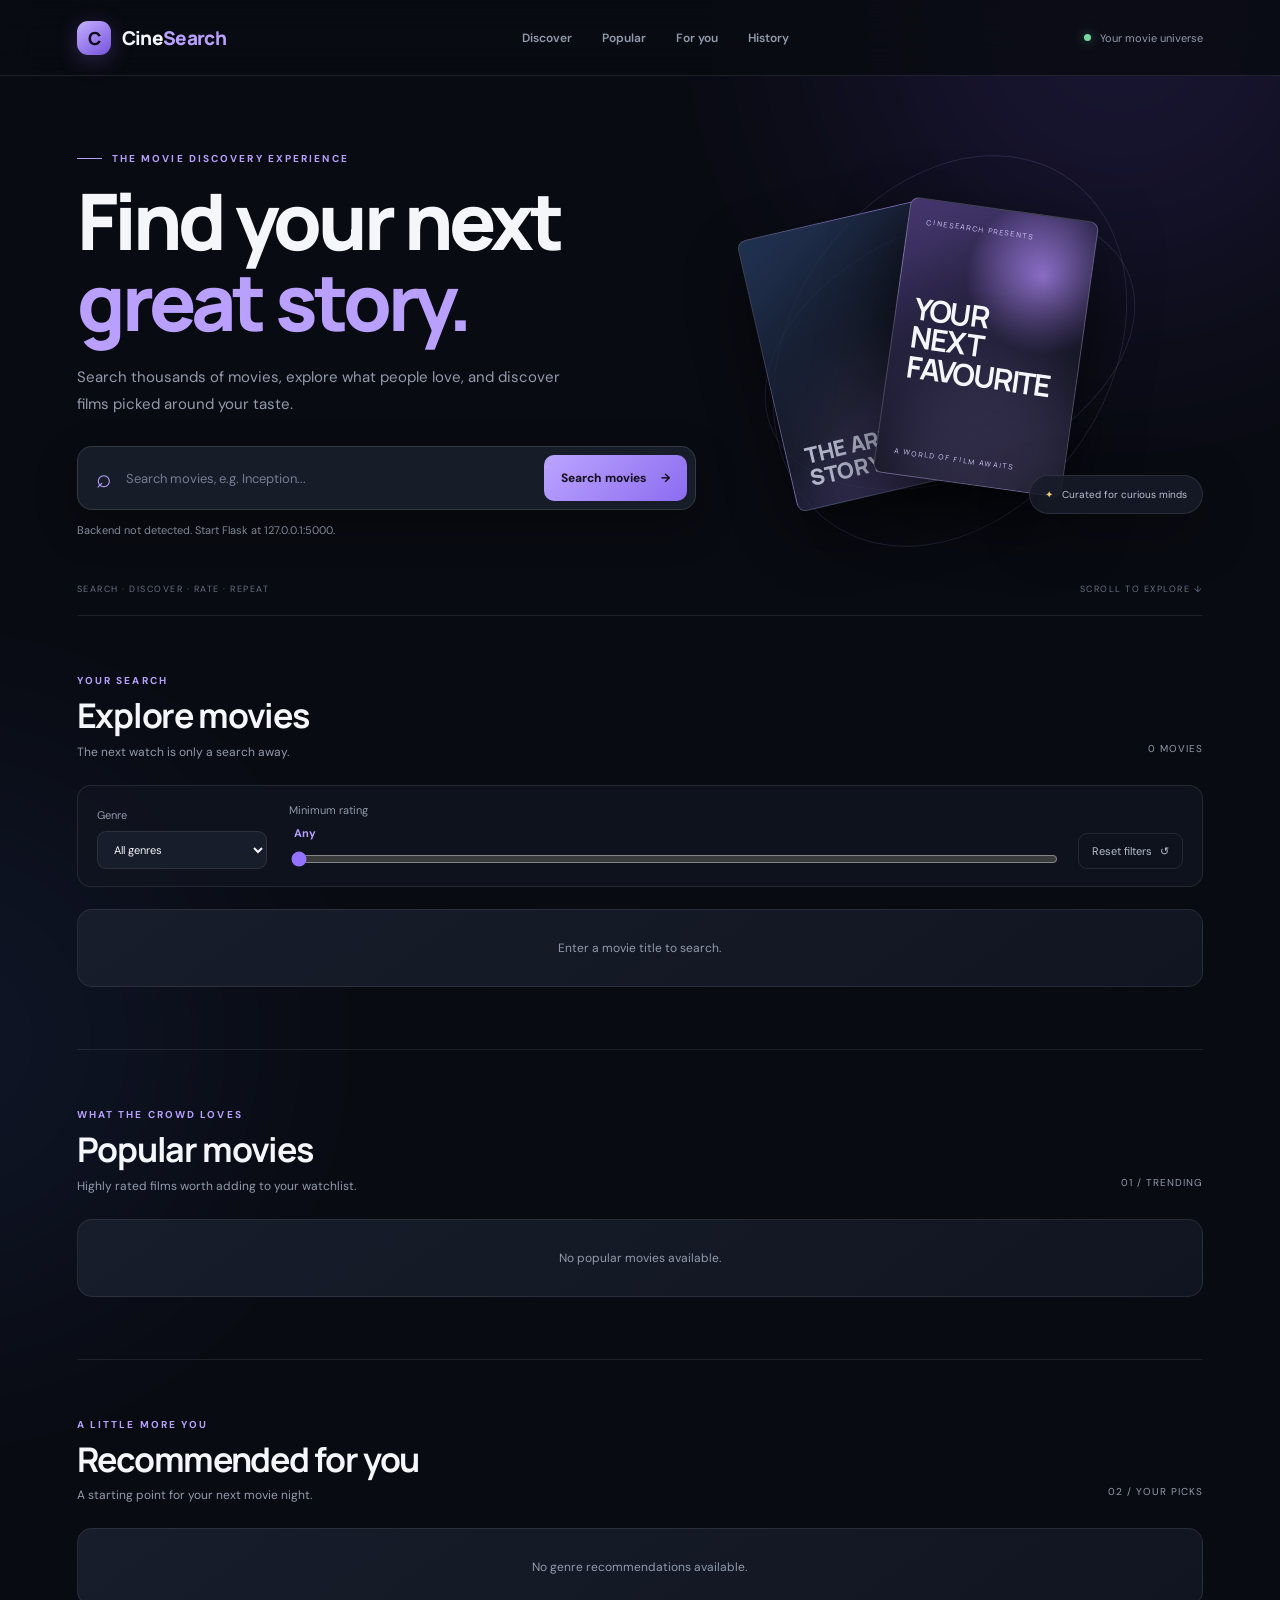
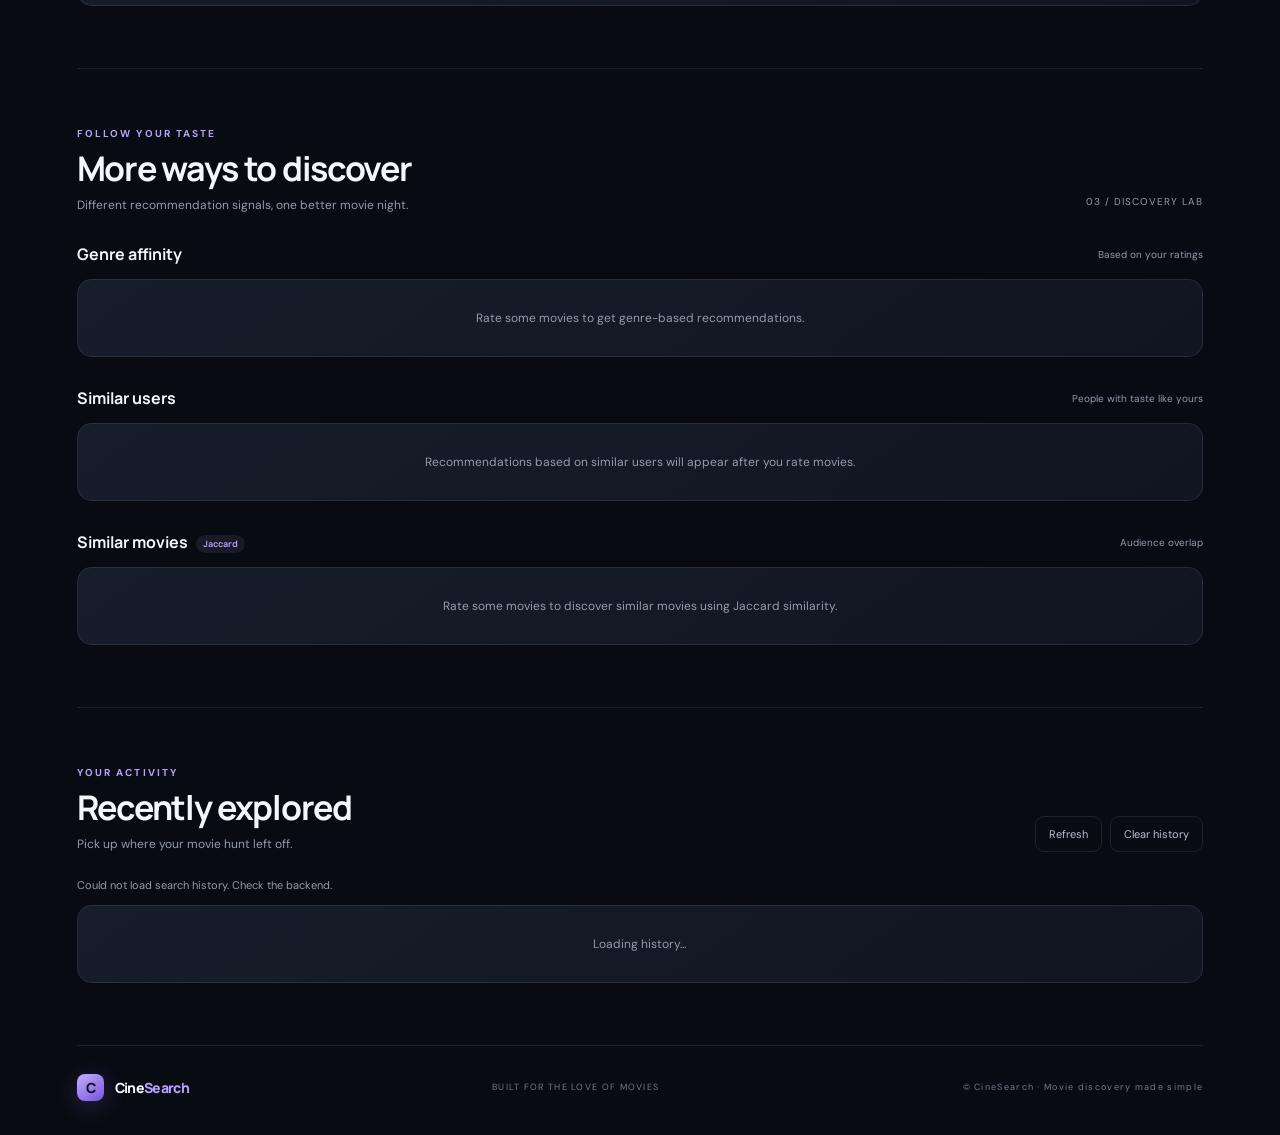
<file: frontend/index.html>
﻿<!doctype html>
<html lang="en">
<head>
  <meta charset="utf-8">
  <meta name="viewport" content="width=device-width, initial-scale=1">
  <meta name="theme-color" content="#090b12">
  <title>CineSearch — Discover your next favourite</title>
  <link rel="preconnect" href="https://fonts.googleapis.com">
  <link rel="preconnect" href="https://fonts.gstatic.com" crossorigin>
  <link href="https://fonts.googleapis.com/css2?family=DM+Sans:wght@400;500;600;700&family=Manrope:wght@500;600;700;800&display=swap" rel="stylesheet">
  <link rel="stylesheet" href="style.css">
</head>
<body>
  <div class="ambient ambient-one"></div>
  <div class="ambient ambient-two"></div>

  <header class="topbar">
    <a class="brand" href="#" aria-label="CineSearch home">
      <span class="brand-mark">C</span>
      <span>Cine<span>Search</span></span>
    </a>
    <nav class="topnav" aria-label="Main navigation">
      <a href="#discover">Discover</a>
      <a href="#popular">Popular</a>
      <a href="#personalized">For you</a>
      <a href="#history">History</a>
    </nav>
    <span class="topbar-note"><span class="live-dot"></span> Your movie universe</span>
  </header>

  <main>
    <section class="hero" id="discover">
      <div class="hero-copy">
        <p class="eyebrow"><span class="eyebrow-line"></span> THE MOVIE DISCOVERY EXPERIENCE</p>
        <h1>Find your next<br><em>great story.</em></h1>
        <p class="hero-description">Search thousands of movies, explore what people love, and discover films picked around your taste.</p>

        <div class="search">
          <span class="search-icon" aria-hidden="true">⌕</span>
          <input id="searchInput" placeholder="Search movies, e.g. Inception..." autocomplete="off" aria-label="Search movies">
          <button id="searchButton"><span>Search movies</span><span aria-hidden="true">→</span></button>
          <ul id="suggestions" hidden></ul>
        </div>
        <p id="apiStatus" class="status"><span class="status-dot"></span> Connecting to CineSearch backend…</p>
      </div>
      <div class="hero-art" aria-hidden="true">
        <div class="hero-orbit orbit-one"></div>
        <div class="hero-orbit orbit-two"></div>
        <div class="hero-poster poster-back"><span>THE ART OF<br>STORYTELLING</span></div>
        <div class="hero-poster poster-front"><span class="poster-kicker">CINESEARCH PRESENTS</span><strong>YOUR<br>NEXT<br>FAVOURITE</strong><span class="poster-bottom">A WORLD OF FILM AWAITS</span></div>
        <div class="hero-floating-tag"><span>✦</span> Curated for curious minds</div>
      </div>
      <div class="hero-bottomline"><span>SEARCH · DISCOVER · RATE · REPEAT</span><span>SCROLL TO EXPLORE ↓</span></div>
    </section>

    <section class="content-section search-section">
      <div class="section-heading">
        <div>
          <p class="eyebrow">YOUR SEARCH</p>
          <h2>Explore movies</h2>
          <p class="section-subtitle">The next watch is only a search away.</p>
        </div>
        <span id="resultCount" class="result-count">0 movies</span>
      </div>

      <div class="filters">
        <label>Genre
          <select id="genreFilter">
            <option value="">All genres</option>
            <option>Action</option>
            <option>Adventure</option>
            <option>Animation</option>
            <option>Comedy</option>
            <option>Drama</option>
            <option>Sci-Fi</option>
          </select>
        </label>
        <label class="rating">Minimum rating <b id="ratingValue">Any</b>
          <input id="ratingFilter" type="range" min="0" max="5" step=".5" value="0">
        </label>
        <button id="clearFilters" class="clear">Reset filters <span>↺</span></button>
      </div>

      <div id="results" class="grid">
        <div class="empty">Enter a movie title to search.</div>
      </div>
    </section>

    <section class="content-section recommendations-section" id="popular">
      <div class="section-heading">
        <div>
          <p class="eyebrow">WHAT THE CROWD LOVES</p>
          <h2>Popular movies</h2>
          <p class="section-subtitle">Highly rated films worth adding to your watchlist.</p>
        </div>
        <span class="section-index">01 / TRENDING</span>
      </div>
      <div id="popularRecommendations" class="grid">
        <div class="empty">Loading popular movies...</div>
      </div>
    </section>

    <section class="content-section recommendations-section" id="personalized">
      <div class="section-heading">
        <div>
          <p class="eyebrow">A LITTLE MORE YOU</p>
          <h2>Recommended for you</h2>
          <p class="section-subtitle">A starting point for your next movie night.</p>
        </div>
        <span class="section-index">02 / YOUR PICKS</span>
      </div>
      <div id="genreRecommendations" class="grid">
        <div class="empty">Recommendations will appear here.</div>
      </div>
    </section>

    <section class="content-section recommendations-section discovery-section">
      <div class="section-heading">
        <div>
          <p class="eyebrow">FOLLOW YOUR TASTE</p>
          <h2>More ways to discover</h2>
          <p class="section-subtitle">Different recommendation signals, one better movie night.</p>
        </div>
        <span class="section-index">03 / DISCOVERY LAB</span>
      </div>

      <div class="recommendation-group">
        <div class="subheading"><h3>Genre affinity</h3><span>Based on your ratings</span></div>
        <div id="genreAffinityRecommendations" class="grid">
          <div class="empty">Loading recommendations...</div>
        </div>
      </div>

      <div class="recommendation-group">
        <div class="subheading"><h3>Similar users</h3><span>People with taste like yours</span></div>
        <div id="cooccurrenceRecommendations" class="grid">
          <div class="empty">Loading recommendations...</div>
        </div>
      </div>

      <div class="recommendation-group">
        <div class="subheading"><h3>Similar movies <span class="algorithm-tag">Jaccard</span></h3><span>Audience overlap</span></div>
        <div id="jaccardRecommendations" class="grid">
          <div class="empty">Loading recommendations...</div>
        </div>
      </div>
    </section>

    <section class="content-section history-section" id="history">
      <div class="section-heading">
        <div>
          <p class="eyebrow">YOUR ACTIVITY</p>
          <h2>Recently explored</h2>
          <p class="section-subtitle">Pick up where your movie hunt left off.</p>
        </div>
        <div class="history-actions">
          <button id="refreshHistory" class="clear">Refresh</button>
          <button id="clearHistory" class="clear">Clear history</button>
        </div>
      </div>
      <p id="historyStatus" class="status">Loading search history...</p>
      <div id="historyList" class="history-list">
        <div class="empty">Loading history...</div>
      </div>
    </section>
  </main>

  <div id="movieModal" class="modal" hidden>
    <div class="modal-content">
      <button id="closeModal" class="modal-close" aria-label="Close">&times;</button>
      <div id="movieDetails"></div>
    </div>
  </div>

  <footer>
    <a class="brand footer-brand" href="#"><span class="brand-mark">C</span><span>Cine<span>Search</span></span></a>
    <p>BUILT FOR THE LOVE OF MOVIES</p>
    <span>© CineSearch · Movie discovery made simple</span>
  </footer>
  <script src="script.js"></script>
</body>
</html>
</file>
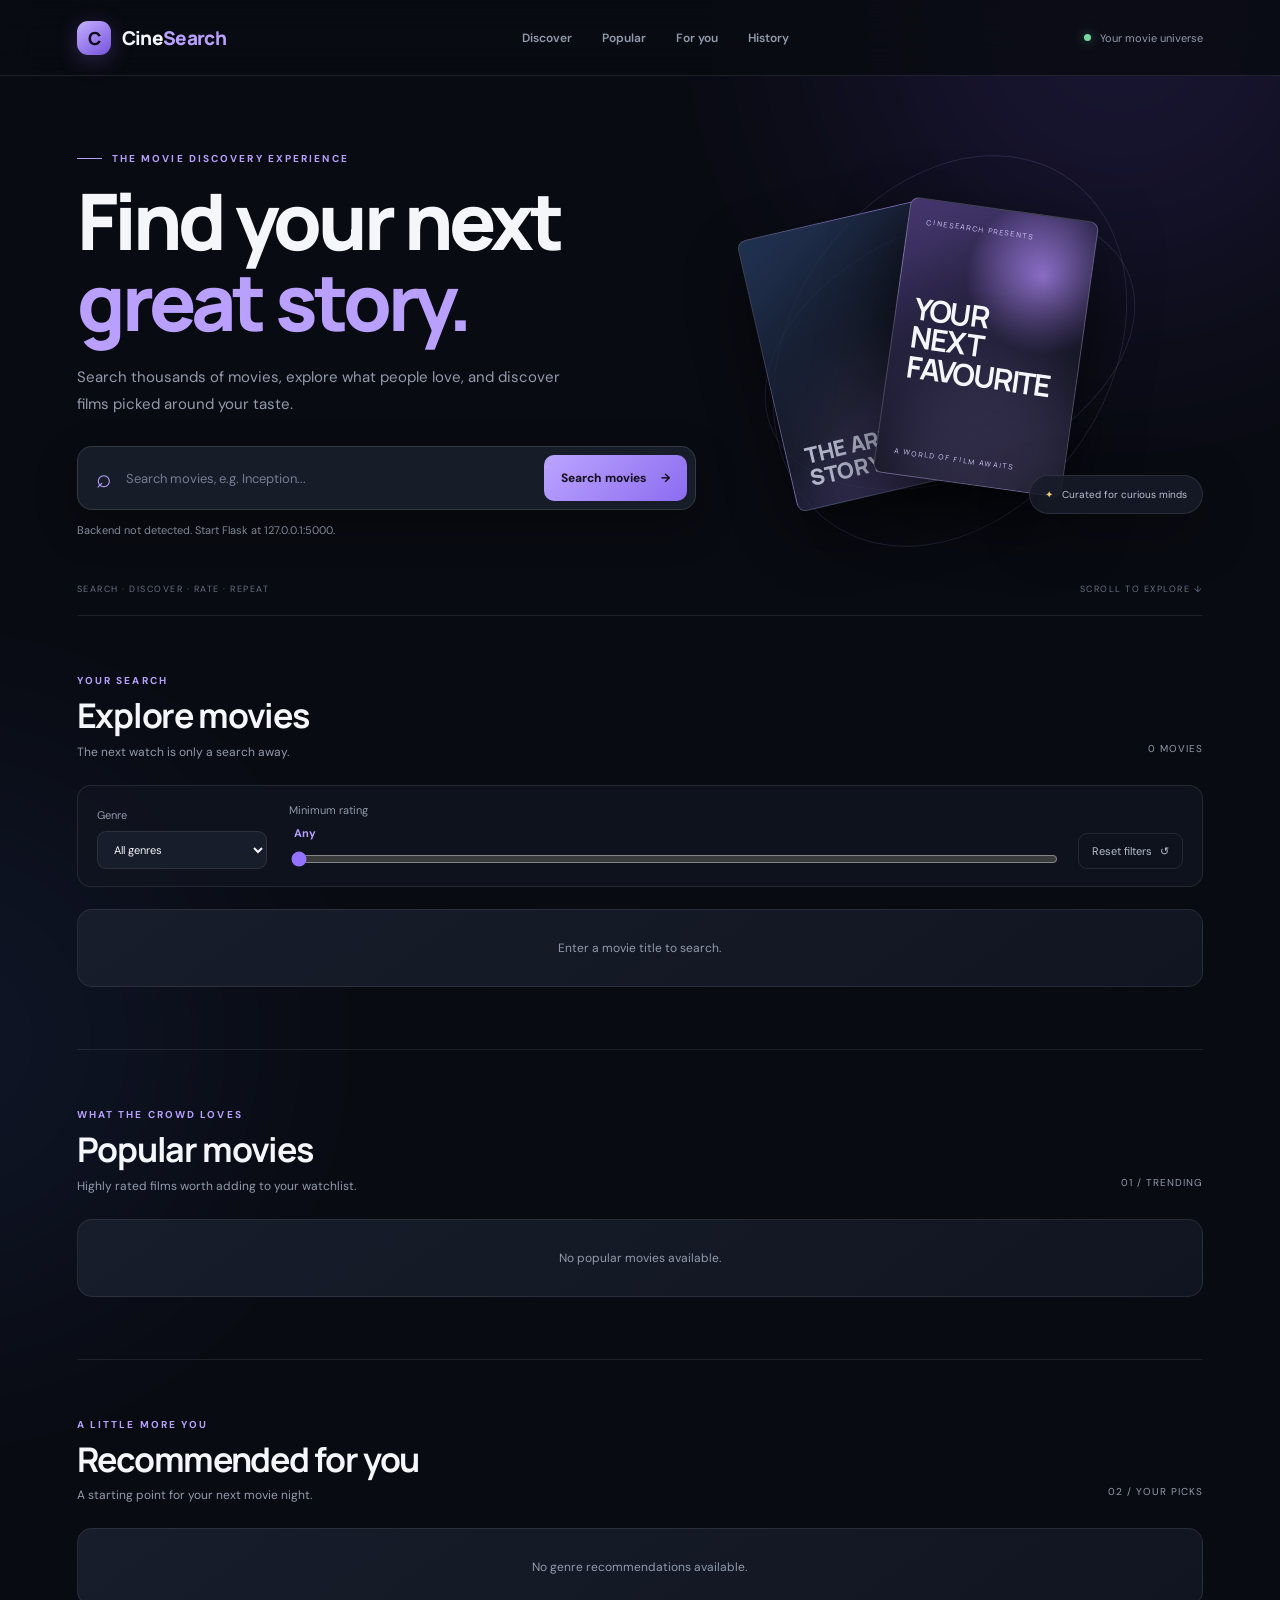
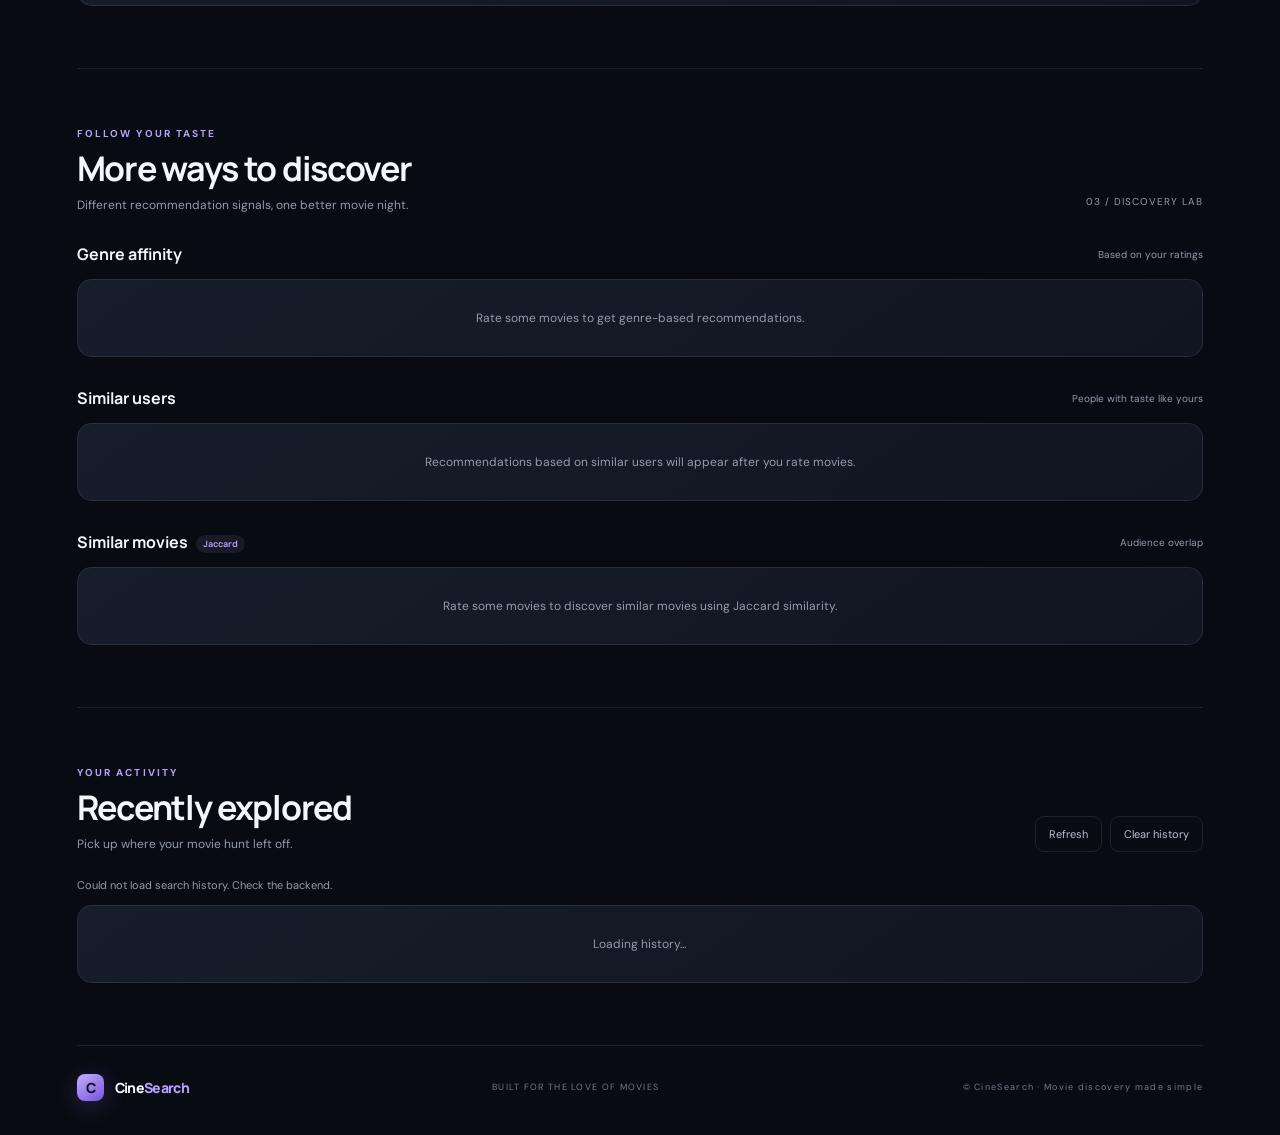
<file: frontend/cinesearch_redesign_index.html>
<!doctype html>
<html lang="en">
<head>
  <meta charset="utf-8">
  <meta name="viewport" content="width=device-width, initial-scale=1">
  <meta name="theme-color" content="#090b12">
  <title>CineSearch — Discover your next favourite</title>
  <link rel="preconnect" href="https://fonts.googleapis.com">
  <link rel="preconnect" href="https://fonts.gstatic.com" crossorigin>
  <link href="https://fonts.googleapis.com/css2?family=DM+Sans:wght@400;500;600;700&family=Manrope:wght@500;600;700;800&display=swap" rel="stylesheet">
  <link rel="stylesheet" href="style.css">
</head>
<body>
  <div class="ambient ambient-one"></div>
  <div class="ambient ambient-two"></div>

  <header class="topbar">
    <a class="brand" href="#" aria-label="CineSearch home">
      <span class="brand-mark">C</span>
      <span>Cine<span>Search</span></span>
    </a>
    <nav class="topnav" aria-label="Main navigation">
      <a href="#discover">Discover</a>
      <a href="#popular">Popular</a>
      <a href="#personalized">For you</a>
      <a href="#history">History</a>
    </nav>
    <span class="topbar-note"><span class="live-dot"></span> Your movie universe</span>
  </header>

  <main>
    <section class="hero" id="discover">
      <div class="hero-copy">
        <p class="eyebrow"><span class="eyebrow-line"></span> THE MOVIE DISCOVERY EXPERIENCE</p>
        <h1>Find your next<br><em>great story.</em></h1>
        <p class="hero-description">Search thousands of movies, explore what people love, and discover films picked around your taste.</p>

        <div class="search">
          <span class="search-icon" aria-hidden="true">⌕</span>
          <input id="searchInput" placeholder="Search movies, e.g. Inception..." autocomplete="off" aria-label="Search movies">
          <button id="searchButton"><span>Search movies</span><span aria-hidden="true">→</span></button>
          <ul id="suggestions" hidden></ul>
        </div>
        <p id="apiStatus" class="status"><span class="status-dot"></span> Connecting to CineSearch backend…</p>
      </div>
      <div class="hero-art" aria-hidden="true">
        <div class="hero-orbit orbit-one"></div>
        <div class="hero-orbit orbit-two"></div>
        <div class="hero-poster poster-back"><span>THE ART OF<br>STORYTELLING</span></div>
        <div class="hero-poster poster-front"><span class="poster-kicker">CINESEARCH PRESENTS</span><strong>YOUR<br>NEXT<br>FAVOURITE</strong><span class="poster-bottom">A WORLD OF FILM AWAITS</span></div>
        <div class="hero-floating-tag"><span>✦</span> Curated for curious minds</div>
      </div>
      <div class="hero-bottomline"><span>SEARCH · DISCOVER · RATE · REPEAT</span><span>SCROLL TO EXPLORE ↓</span></div>
    </section>

    <section class="content-section search-section">
      <div class="section-heading">
        <div>
          <p class="eyebrow">YOUR SEARCH</p>
          <h2>Explore movies</h2>
          <p class="section-subtitle">The next watch is only a search away.</p>
        </div>
        <span id="resultCount" class="result-count">0 movies</span>
      </div>

      <div class="filters">
        <label>Genre
          <select id="genreFilter">
            <option value="">All genres</option>
            <option>Action</option>
            <option>Adventure</option>
            <option>Animation</option>
            <option>Comedy</option>
            <option>Drama</option>
            <option>Sci-Fi</option>
          </select>
        </label>
        <label class="rating">Minimum rating <b id="ratingValue">Any</b>
          <input id="ratingFilter" type="range" min="0" max="5" step=".5" value="0">
        </label>
        <button id="clearFilters" class="clear">Reset filters <span>↺</span></button>
      </div>

      <div id="results" class="grid">
        <div class="empty">Enter a movie title to search.</div>
      </div>
    </section>

    <section class="content-section recommendations-section" id="popular">
      <div class="section-heading">
        <div>
          <p class="eyebrow">WHAT THE CROWD LOVES</p>
          <h2>Popular movies</h2>
          <p class="section-subtitle">Highly rated films worth adding to your watchlist.</p>
        </div>
        <span class="section-index">01 / TRENDING</span>
      </div>
      <div id="popularRecommendations" class="grid">
        <div class="empty">Loading popular movies...</div>
      </div>
    </section>

    <section class="content-section recommendations-section" id="personalized">
      <div class="section-heading">
        <div>
          <p class="eyebrow">A LITTLE MORE YOU</p>
          <h2>Recommended for you</h2>
          <p class="section-subtitle">A starting point for your next movie night.</p>
        </div>
        <span class="section-index">02 / YOUR PICKS</span>
      </div>
      <div id="genreRecommendations" class="grid">
        <div class="empty">Recommendations will appear here.</div>
      </div>
    </section>

    <section class="content-section recommendations-section discovery-section">
      <div class="section-heading">
        <div>
          <p class="eyebrow">FOLLOW YOUR TASTE</p>
          <h2>More ways to discover</h2>
          <p class="section-subtitle">Different recommendation signals, one better movie night.</p>
        </div>
        <span class="section-index">03 / DISCOVERY LAB</span>
      </div>

      <div class="recommendation-group">
        <div class="subheading"><h3>Genre affinity</h3><span>Based on your ratings</span></div>
        <div id="genreAffinityRecommendations" class="grid">
          <div class="empty">Loading recommendations...</div>
        </div>
      </div>

      <div class="recommendation-group">
        <div class="subheading"><h3>Similar users</h3><span>People with taste like yours</span></div>
        <div id="cooccurrenceRecommendations" class="grid">
          <div class="empty">Loading recommendations...</div>
        </div>
      </div>

      <div class="recommendation-group">
        <div class="subheading"><h3>Similar movies <span class="algorithm-tag">Jaccard</span></h3><span>Audience overlap</span></div>
        <div id="jaccardRecommendations" class="grid">
          <div class="empty">Loading recommendations...</div>
        </div>
      </div>
    </section>

    <section class="content-section history-section" id="history">
      <div class="section-heading">
        <div>
          <p class="eyebrow">YOUR ACTIVITY</p>
          <h2>Recently explored</h2>
          <p class="section-subtitle">Pick up where your movie hunt left off.</p>
        </div>
        <div class="history-actions">
          <button id="refreshHistory" class="clear">Refresh</button>
          <button id="clearHistory" class="clear">Clear history</button>
        </div>
      </div>
      <p id="historyStatus" class="status">Loading search history...</p>
      <div id="historyList" class="history-list">
        <div class="empty">Loading history...</div>
      </div>
    </section>
  </main>

  <div id="movieModal" class="modal" hidden>
    <div class="modal-content">
      <button id="closeModal" class="modal-close" aria-label="Close">&times;</button>
      <div id="movieDetails"></div>
    </div>
  </div>

  <footer>
    <a class="brand footer-brand" href="#"><span class="brand-mark">C</span><span>Cine<span>Search</span></span></a>
    <p>BUILT FOR THE LOVE OF MOVIES</p>
    <span>© CineSearch · Movie discovery made simple</span>
  </footer>
  <script src="script.js"></script>
</body>
</html>
</file>
<file: frontend/style.css>
@import url('https://fonts.googleapis.com/css2?family=DM+Sans:wght@400;500;600;700&family=Manrope:wght@500;600;700;800&display=swap');

:root {
  color-scheme: dark;
  --bg: #090b12;
  --surface: #111521;
  --surface-raised: #171d2b;
  --surface-soft: #1c2332;
  --text: #f5f6fa;
  --muted: #929bad;
  --muted-strong: #b8c0cf;
  --accent: #b9a0ff;
  --accent-strong: #9471ff;
  --line: rgba(255,255,255,.09);
  --gold: #f5c978;
  --radius: 18px;
  --shadow: 0 18px 55px rgba(0,0,0,.28);
}

* { box-sizing: border-box; }
html { scroll-behavior: smooth; scroll-padding-top: 90px; }
body {
  position: relative;
  isolation: isolate;
  margin: 0;
  min-height: 100vh;
  overflow-x: hidden;
  background: var(--bg);
  color: var(--text);
  font-family: 'DM Sans', sans-serif;
}
button, input, select { font: inherit; }
button, a, select { -webkit-tap-highlight-color: transparent; }
a { color: inherit; }
.ambient {
  position: absolute;
  z-index: -1;
  width: 560px;
  height: 560px;
  border-radius: 50%;
  filter: blur(120px);
  opacity: .13;
  pointer-events: none;
}
.ambient-one { top: -260px; right: -120px; background: #8056ff; }
.ambient-two { top: 760px; left: -340px; background: #3756a5; }

.topbar {
  position: sticky;
  top: 0;
  z-index: 15;
  height: 76px;
  padding: 0 max(6%, calc((100% - 1240px)/2));
  display: flex;
  align-items: center;
  justify-content: space-between;
  gap: 28px;
  border-bottom: 1px solid var(--line);
  background: rgba(9,11,18,.82);
  backdrop-filter: blur(18px);
}
.brand {
  display: inline-flex;
  align-items: center;
  gap: 11px;
  color: var(--text);
  text-decoration: none;
  font: 800 19px Manrope, sans-serif;
  letter-spacing: -.7px;
  white-space: nowrap;
}
.brand > span:last-child > span { color: var(--accent); }
.brand-mark {
  display: grid;
  width: 34px;
  height: 34px;
  place-items: center;
  border-radius: 11px;
  background: linear-gradient(145deg, #c4afff, #7653dc);
  color: #100d1c;
  font: 800 18px Manrope, sans-serif;
  box-shadow: 0 5px 22px #9471ff40;
}
.topnav { display: flex; align-items: center; gap: 30px; }
.topnav a {
  color: var(--muted);
  text-decoration: none;
  font-size: 12px;
  font-weight: 600;
  transition: color .2s;
}
.topnav a:hover { color: var(--text); }
.topbar-note { display: flex; align-items: center; gap: 9px; color: var(--muted); font-size: 11px; }
.live-dot, .status-dot { width: 7px; height: 7px; display: inline-block; border-radius: 50%; background: #78d8a2; box-shadow: 0 0 12px #78d8a288; }

main { width: min(1240px, 88%); margin: 0 auto; }
.hero {
  position: relative;
  min-height: 540px;
  display: grid;
  grid-template-columns: 1.1fr .9fr;
  align-items: center;
  padding: 75px 0 65px;
  border-bottom: 1px solid var(--line);
}
.hero-copy { position: relative; z-index: 2; max-width: 680px; }
.eyebrow {
  display: flex;
  align-items: center;
  gap: 10px;
  margin: 0 0 15px;
  color: var(--accent);
  font-size: 10px;
  font-weight: 700;
  letter-spacing: 2.1px;
  text-transform: uppercase;
}
.eyebrow-line { width: 25px; height: 1px; background: var(--accent); }
h1, h2, h3 { font-family: Manrope, sans-serif; }
h1 {
  margin: 0;
  font-size: clamp(48px, 6.2vw, 78px);
  line-height: 1.04;
  letter-spacing: -4px;
  font-weight: 800;
}
h1 em { color: var(--accent); font-style: normal; }
.hero-description { max-width: 490px; margin: 22px 0 28px; color: var(--muted); font-size: 15px; line-height: 1.8; }
.search {
  position: relative;
  display: flex;
  align-items: center;
  max-width: 620px;
  min-height: 64px;
  padding: 7px 8px 7px 18px;
  border: 1px solid rgba(255,255,255,.12);
  border-radius: 15px;
  background: #171c29;
  box-shadow: 0 15px 40px #0005;
}
.search:focus-within { border-color: #b9a0ff88; box-shadow: 0 0 0 4px #b9a0ff12, 0 15px 40px #0005; }
.search-icon { margin-right: 12px; color: var(--accent); font-size: 26px; line-height: 1; }
.search input {
  flex: 1;
  min-width: 0;
  border: 0;
  outline: 0;
  background: transparent;
  color: var(--text);
  font-size: 13px;
}
.search input::placeholder { color: #737d90; }
.search button {
  display: flex;
  align-items: center;
  gap: 15px;
  min-height: 46px;
  padding: 0 17px;
  border: 0;
  border-radius: 10px;
  background: linear-gradient(135deg, #bba4ff, #8c6cf0);
  color: #171021;
  font-size: 12px;
  font-weight: 800;
  cursor: pointer;
  transition: transform .2s, filter .2s;
}
.search button:hover { transform: translateY(-1px); filter: brightness(1.08); }
.status { display: flex; align-items: center; gap: 9px; min-height: 17px; color: var(--muted); font-size: 11px; }
.status-dot { width: 6px; height: 6px; }
#suggestions {
  position: absolute;
  top: calc(100% + 9px);
  left: 0;
  right: 0;
  z-index: 30;
  margin: 0;
  padding: 7px;
  list-style: none;
  border: 1px solid var(--line);
  border-radius: 13px;
  background: #171c29;
  color: var(--text);
  box-shadow: var(--shadow);
}
#suggestions li { padding: 12px 13px; border-radius: 8px; color: var(--muted-strong); font-size: 13px; cursor: pointer; }
#suggestions li:hover, #suggestions li:focus { outline: none; background: #ffffff0c; color: var(--text); }

.hero-art { position: relative; height: 390px; display: grid; place-items: center; }
.hero-orbit { position: absolute; border: 1px solid #b9a0ff24; border-radius: 50%; transform: rotate(-24deg); }
.orbit-one { width: 390px; height: 250px; }
.orbit-two { width: 320px; height: 420px; transform: rotate(34deg); }
.hero-poster {
  position: absolute;
  display: flex;
  flex-direction: column;
  justify-content: space-between;
  width: 190px;
  height: 278px;
  padding: 18px;
  overflow: hidden;
  border: 1px solid #ffffff32;
  border-radius: 9px;
  box-shadow: 0 25px 65px #0009;
  font-family: Manrope, sans-serif;
}
.hero-poster::before, .hero-poster::after { content: ""; position: absolute; inset: 0; pointer-events: none; }
.hero-poster::before { background: linear-gradient(145deg, transparent 15%, #090b12dd 100%); }
.hero-poster::after { inset: auto -30px -75px auto; width: 210px; height: 210px; border-radius: 50%; background: #b9a0ff30; filter: blur(35px); }
.poster-back { transform: translate(-90px, 5px) rotate(-13deg); background: linear-gradient(145deg, #273c62, #182031 58%, #8c6cf0); opacity: .78; }
.poster-back span { position: relative; z-index: 1; margin-top: auto; color: #e3e8ff; font-size: 22px; font-weight: 800; line-height: 1.05; }
.poster-front { transform: translate(36px, -4px) rotate(8deg); background: radial-gradient(circle at 75% 22%, #b48cff 0, transparent 30%), linear-gradient(155deg, #45366e, #1a1b31 65%, #10131d); }
.poster-front .poster-kicker, .poster-front .poster-bottom, .poster-front strong { position: relative; z-index: 1; }
.poster-kicker, .poster-bottom { color: #d7ccff; font-size: 7px; letter-spacing: 1.7px; }
.poster-front strong { margin-top: auto; margin-bottom: auto; font-size: 30px; line-height: .98; letter-spacing: -1.7px; }
.hero-floating-tag { position: absolute; right: 0; bottom: 32px; padding: 12px 15px; border: 1px solid var(--line); border-radius: 30px; background: #171c29d9; color: var(--muted-strong); font-size: 10px; box-shadow: var(--shadow); }
.hero-floating-tag span { color: var(--gold); margin-right: 6px; }
.hero-bottomline { position: absolute; right: 0; bottom: 20px; left: 0; display: flex; justify-content: space-between; color: #677184; font-size: 9px; letter-spacing: 1.5px; }

.content-section { padding: 58px 0 62px; border-bottom: 1px solid var(--line); }
.section-heading { display: flex; align-items: end; justify-content: space-between; gap: 20px; margin-bottom: 25px; }
.section-heading .eyebrow { margin-bottom: 8px; }
h2 { margin: 0; font-size: clamp(25px, 3vw, 34px); line-height: 1.2; letter-spacing: -1.3px; }
.section-subtitle { margin: 8px 0 0; color: var(--muted); font-size: 12px; }
.result-count, .section-index { padding-bottom: 5px; color: var(--muted); font-size: 10px; letter-spacing: 1px; text-transform: uppercase; }
.filters {
  display: flex;
  align-items: end;
  gap: 22px;
  margin-bottom: 22px;
  padding: 17px 19px;
  border: 1px solid var(--line);
  border-radius: 14px;
  background: #111521b8;
}
.filters label { display: flex; flex-direction: column; gap: 9px; color: var(--muted); font-size: 11px; }
.filters select {
  min-width: 170px;
  padding: 10px 35px 10px 12px;
  border: 1px solid var(--line);
  border-radius: 9px;
  outline: 0;
  background: var(--surface-raised);
  color: var(--text);
}
.filters select:focus { border-color: var(--accent); }
.rating { flex: 1; }
.rating b { margin-left: 5px; color: var(--accent); }
input[type=range] { width: 100%; accent-color: var(--accent-strong); cursor: pointer; }
.clear {
  display: inline-flex;
  align-items: center;
  justify-content: center;
  gap: 8px;
  padding: 10px 13px;
  border: 1px solid var(--line);
  border-radius: 9px;
  background: transparent;
  color: var(--muted-strong);
  font-size: 11px;
  cursor: pointer;
  transition: border-color .2s, color .2s, background .2s;
}
.clear:hover { border-color: #b9a0ff70; background: #b9a0ff0d; color: var(--text); }

.grid { display: grid; grid-template-columns: repeat(3, minmax(0, 1fr)); gap: 17px; }
.card, .empty {
  min-width: 0;
  overflow: hidden;
  border: 1px solid var(--line);
  border-radius: 15px;
  background: linear-gradient(145deg, #171d2a, #111521);
}
.card {
  position: relative;
  padding: 19px;
  cursor: pointer;
  transition: transform .22s ease, border-color .22s ease, box-shadow .22s ease;
}
.card:hover, .card:focus-visible {
  transform: translateY(-5px);
  border-color: #b9a0ff88;
  outline: none;
  box-shadow: 0 15px 35px #0005, 0 0 0 1px #b9a0ff22;
}
.card h3 { margin: 0 0 8px; font: 700 16px Manrope, sans-serif; line-height: 1.35; }
.meta { color: var(--muted); font-size: 11px; line-height: 1.5; }
.tags { display: flex; flex-wrap: wrap; gap: 6px; margin-top: 13px; }
.tags span { padding: 5px 8px; border: 1px solid #b9a0ff1c; border-radius: 30px; background: #b9a0ff0d; color: #c6b5ff; font-size: 9px; }
.rating-text { margin-top: 13px; color: var(--gold); font-size: 12px; font-weight: 700; }
.no-rating { color: var(--muted); font-weight: 400; }
.empty { grid-column: 1 / -1; padding: 30px; color: var(--muted); text-align: center; font-size: 12px; }
.recommendation-group { margin-top: 30px; }
.subheading { display: flex; align-items: center; justify-content: space-between; gap: 15px; margin-bottom: 14px; }
.subheading h3 { margin: 0; font-size: 16px; }
.subheading > span { color: var(--muted); font-size: 10px; }
.algorithm-tag { display: inline-block; margin-left: 5px; padding: 3px 7px; border-radius: 20px; background: #b9a0ff18; color: var(--accent); font: 600 9px 'DM Sans', sans-serif; vertical-align: middle; }

.history-actions { display: flex; gap: 8px; }
.history-list { display: flex; flex-direction: column; gap: 9px; }
.history-item {
  display: flex;
  align-items: center;
  justify-content: space-between;
  gap: 15px;
  padding: 15px 18px;
  border: 1px solid var(--line);
  border-radius: 12px;
  background: var(--surface);
  transition: border-color .2s;
}
.history-item:hover { border-color: #b9a0ff55; }
.history-query { color: var(--text); font-size: 12px; font-weight: 700; cursor: pointer; }
.history-query:hover { color: var(--accent); }
.history-time { margin-top: 5px; color: var(--muted); font-size: 10px; }
.history-open { color: var(--accent); font-size: 10px; white-space: nowrap; }
.history-empty { padding: 24px; border: 1px solid var(--line); border-radius: 12px; background: var(--surface); color: var(--muted); text-align: center; font-size: 12px; }

.modal[hidden] { display: none; }
.modal {
  position: fixed;
  inset: 0;
  z-index: 40;
  display: flex;
  align-items: center;
  justify-content: center;
  padding: 20px;
  background: rgba(0,0,0,.78);
  backdrop-filter: blur(10px);
}
.modal-content {
  position: relative;
  width: min(560px, 100%);
  max-height: min(85vh, 780px);
  overflow: auto;
  padding: 34px;
  border: 1px solid #ffffff1a;
  border-radius: 20px;
  background: #171d2a;
  box-shadow: 0 30px 100px #000b;
}
.modal-close {
  position: absolute;
  top: 12px;
  right: 16px;
  width: 34px;
  height: 34px;
  border: 1px solid var(--line);
  border-radius: 50%;
  background: #ffffff08;
  color: var(--text);
  font-size: 24px;
  cursor: pointer;
}
.modal-content h2 { margin: 5px 0 15px; padding-right: 25px; }
.modal-content p { color: var(--muted); font-size: 12px; line-height: 1.7; }
.modal-rating { color: var(--gold) !important; font-size: 17px !important; font-weight: 700; }
.user-rating { display: flex; flex-wrap: wrap; align-items: center; gap: 10px; margin-top: 22px; padding-top: 20px; border-top: 1px solid var(--line); }
.user-rating label { width: 100%; color: var(--muted-strong); font-size: 12px; }
.user-rating select { padding: 10px; border: 1px solid var(--line); border-radius: 9px; background: var(--surface-soft); color: var(--text); }
.user-rating button { padding: 11px 15px; border: 0; border-radius: 9px; background: var(--accent); color: #171021; font-size: 11px; font-weight: 800; cursor: pointer; }
.user-rating button:disabled { opacity: .55; cursor: wait; }
#ratingMessage { flex-basis: 100%; margin: 0; }

footer {
  display: flex;
  align-items: center;
  justify-content: space-between;
  gap: 20px;
  width: min(1240px, 88%);
  margin: auto;
  padding: 28px 0 34px;
  color: #70798a;
  font-size: 9px;
  letter-spacing: 1.3px;
}
.footer-brand { font-size: 14px; }
.footer-brand .brand-mark { width: 27px; height: 27px; border-radius: 8px; font-size: 14px; }
footer p { margin: 0; }

@media (max-width: 900px) {
  .topbar { padding: 0 5%; }
  .topnav { gap: 17px; }
  main { width: 90%; }
  .hero { grid-template-columns: 1.1fr .7fr; }
  .hero-art { transform: scale(.85); }
  .grid { grid-template-columns: repeat(2, minmax(0, 1fr)); }
}
@media (max-width: 640px) {
  .topbar { height: 66px; }
  .topnav { display: none; }
  .topbar-note { font-size: 0; }
  .topbar-note .live-dot { width: 8px; height: 8px; }
  main { width: 90%; }
  .hero { display: block; min-height: auto; padding: 58px 0 72px; }
  h1 { font-size: clamp(45px, 13vw, 64px); letter-spacing: -2.8px; }
  .hero-description { font-size: 13px; }
  .hero-art { height: 275px; margin-top: 22px; transform: scale(.78); transform-origin: top center; }
  .hero-bottomline { bottom: 18px; font-size: 7px; }
  .hero-floating-tag { right: -10px; bottom: 12px; }
  .search { min-height: 58px; padding-left: 13px; }
  .search button { min-height: 42px; padding: 0 12px; gap: 6px; font-size: 10px; }
  .search-icon { margin-right: 7px; }
  .content-section { padding: 42px 0 46px; }
  .section-heading { align-items: flex-start; }
  .section-index { display: none; }
  h2 { font-size: 26px; }
  .filters { flex-direction: column; align-items: stretch; gap: 14px; padding: 15px; }
  .filters select { width: 100%; }
  .grid { grid-template-columns: 1fr; gap: 12px; }
  .card { padding: 17px; }
  .history-item { align-items: flex-start; }
  .history-actions { flex-wrap: wrap; }
  .history-actions .clear { padding: 9px; }
  .modal-content { padding: 28px 22px; }
  footer { flex-wrap: wrap; width: 90%; }
  footer p { display: none; }
}
/* Movie poster styling */
.movie-poster-wrap {
  width: 100%;
  height: 260px;
  overflow: hidden;
  border-radius: 12px;
  background: #20283c;
  margin-bottom: 16px;
}

.movie-poster {
  width: 100%;
  height: 100%;
  object-fit: cover;
  object-position: center top;
  border-radius: 12px;
}

.poster-placeholder {
  width: 100%;
  height: 100%;
  display: flex;
  flex-direction: column;
  align-items: center;
  justify-content: center;
  gap: 8px;
  color: #aab5d0;
  background: linear-gradient(145deg, #20283c, #111827);
  text-align: center;
}

.poster-placeholder[hidden] {
  display: none;
}

.poster-placeholder span {
  font-size: 36px;
}

.poster-placeholder p {
  font-size: 12px;
  margin: 0;
}

@media (max-width: 600px) {
  .movie-poster-wrap {
    height: 220px;
  }
}
/* Premium movie card hover effects */
.movie-card {
  transition:
    transform 0.28s ease,
    border-color 0.28s ease,
    box-shadow 0.28s ease;
}

.movie-card:hover {
  transform: translateY(-6px);
  border-color: #b9a0ff99;
  box-shadow:
    0 18px 40px rgba(0, 0, 0, 0.4),
    0 0 20px rgba(185, 160, 255, 0.08);
}

.movie-poster {
  transition: transform 0.45s ease;
}

.movie-card:hover .movie-poster {
  transform: scale(1.045);
}

.movie-card:focus-visible {
  outline: 2px solid #b9a0ff;
  outline-offset: 3px;
}

@media (prefers-reduced-motion: reduce) {
  .movie-card,
  .movie-poster {
    transition: none;
  }
}
</file>
